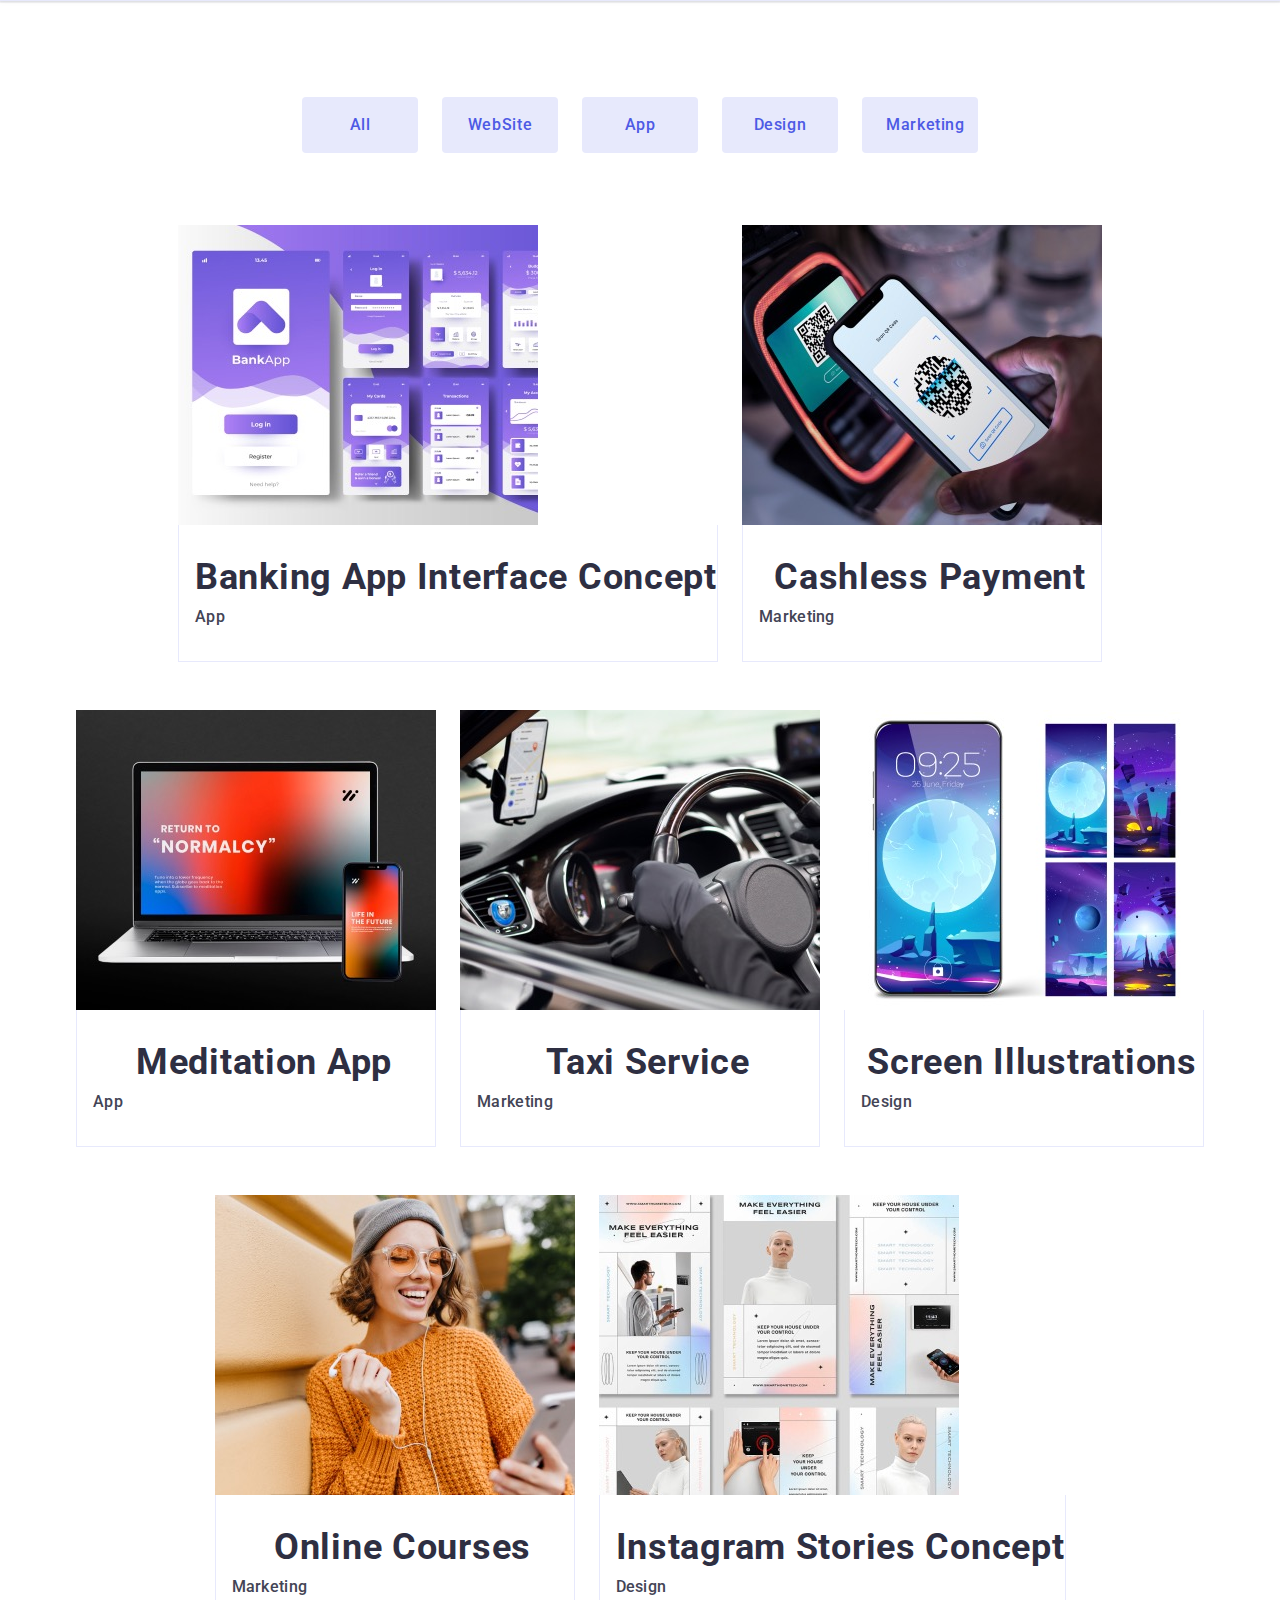
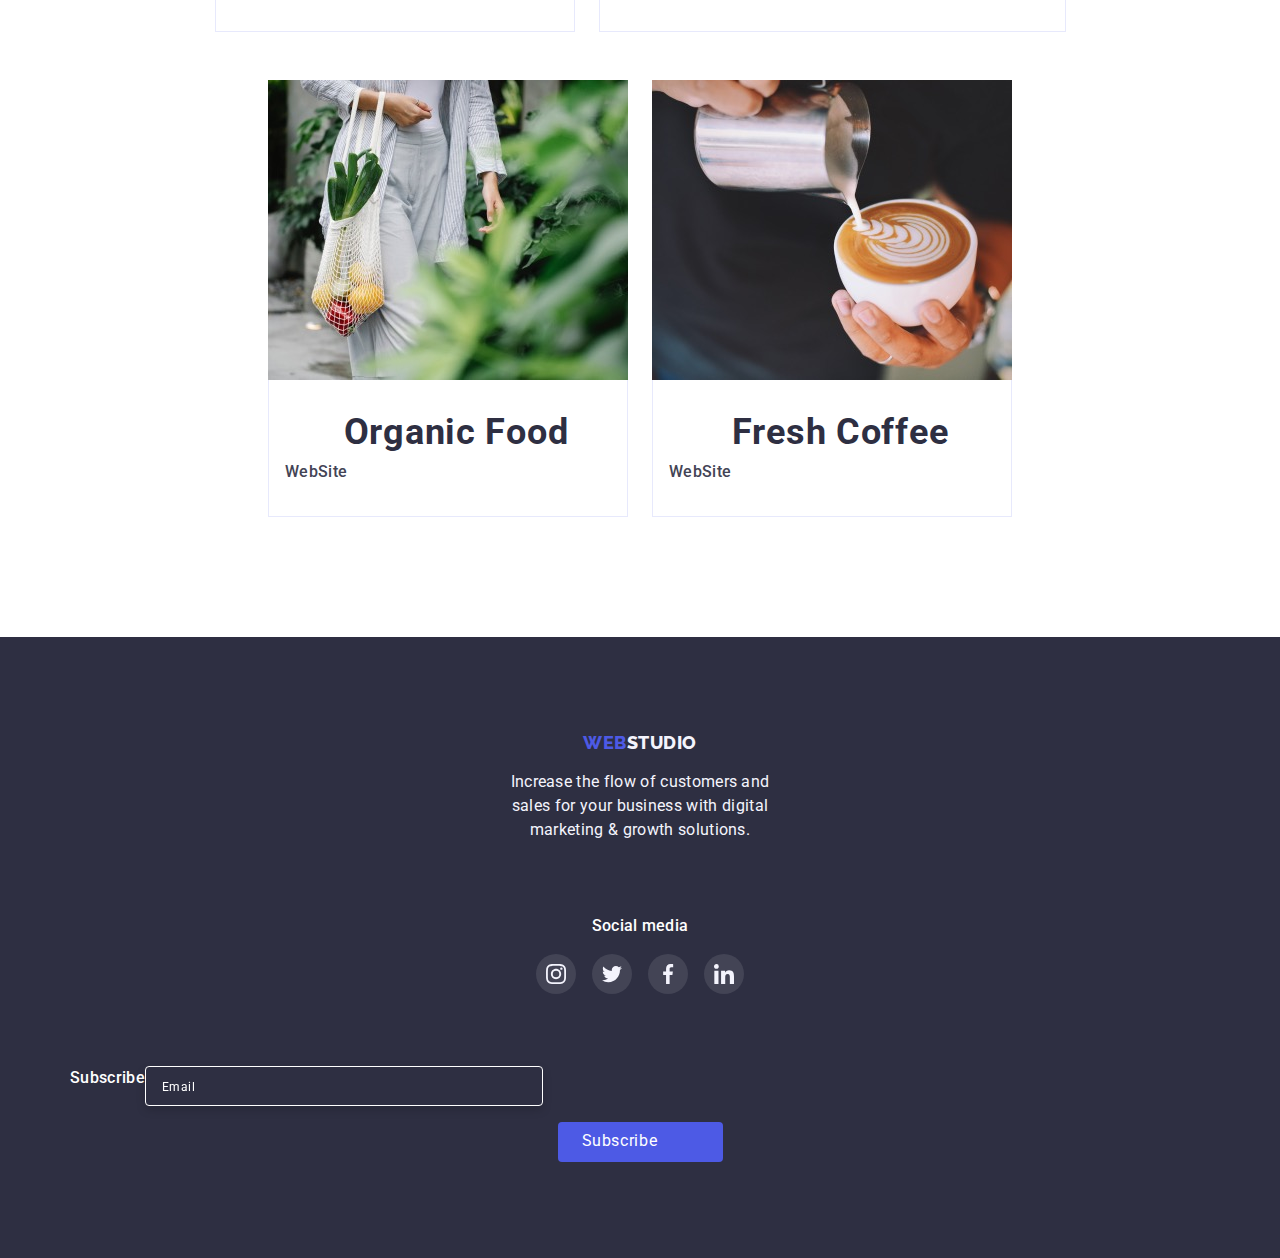
<file: portfolio.html>
<!DOCTYPE html>
<html lang="en">
  <head>
    <meta charset="UTF-8" />
    <meta http-equiv="X-UA-Compatible" content="IE=edge" />
    <meta name="viewport" content="width=device-width, initial-scale=1.0" />
    <title>Document</title>
    <link rel="preconnect" href="https://fonts.googleapis.com" />
    <link rel="preconnect" href="https://fonts.gstatic.com" crossorigin />
    <link
      href="https://fonts.googleapis.com/css2?family=Raleway:wght@800&family=Roboto:wght@400;500;700;900&display=swap"
      rel="stylesheet"
    />
    <link
      rel="stylesheet"
      href="https://cdnjs.cloudflare.com/ajax/libs/modern-normalize/1.1.0/modern-normalize.min.css"
    />
    <link rel="stylesheet" href="./css/adaptive..css" />
    <link rel="stylesheet" href="./css/styles.css" />
  </head>
  <body>
    <header class="header">
      <div class="container header-container">
        <nav class="nav-header">
          <a class="web" href="./index.html"
            >Web<span class="studio">Studio</span></a
          >
          <ul class="header-menu list">
            <li class="header-menu-item">
              <a class="header-menu-link" href="./index.html">Studio</a>
            </li>
            <li class="header-menu-item">
              <a class="header-menu-link active active2" href="./portfolio.html"
                >Portfolio</a
              >
            </li>
            <li class="header-menu-item">
              <a class="header-menu-link" href="#">Contacts</a>
            </li>
          </ul>
        </nav>

        <address class="address">
          <ul class="address-section list">
            <li class="address-item">
              <a class="address-link" href="mailto:info@devstudio.com"
                >info@devstudio.com</a
              >
            </li>
            <li class="address-item">
              <a class="address-link" href="tel:+110001111111"
                >+11 (000) 111-11-11</a
              >
            </li>
          </ul>
        </address>
      </div>
    </header>
    <main>
      <section class="portfolio-section">
        <div class="container buttons-container">
          <ul class="buttons-list">
            <li class="buttons-item">
              <button class="button-2" type="button">All</button>
            </li>
            <li class="buttons-item">
              <button class="button-2" type="button">WebSite</button>
            </li>
            <li class="buttons-item">
              <button class="button-2" type="button">App</button>
            </li>
            <li class="buttons-item">
              <button class="button-2" type="button">Design</button>
            </li>
            <li class="buttons-item">
              <button class="button-2" type="button">Marketing</button>
            </li>
          </ul>
          <ul class="line-1">
            <li class="line-1-item">
              <a href="#" class="portfolio-link">
                <div class="portfolio-img">
                  <img
                    src=".//images/img.1.jpg"
                    alt="Banking App Interface Concept"
                    width="360"
                    height="300"
                  />
                  <div class="overlay">
                    <p class="overlay-text">
                      14 Stylish and User-Friendly App Design Concepts · Task
                      Manager App · Calorie Tracker App · Exotic Fruit Ecommerce
                      App · Cloud Storage App
                    </p>
                  </div>
                </div>

                <div class="apps-container">
                  <h3 class="apps">Banking App Interface Concept</h3>
                  <p class="apps-p">App</p>
                </div>
              </a>
            </li>
            <li class="line-1-item">
              <a href="#" class="portfolio-link">
                <div class="portfolio-img">
                  <img
                    src=".//images/img.2.jpg"
                    alt="Cashless Payment"
                    width="360"
                    height="300"
                  />
                  <div class="overlay">
                    <p class="overlay-text">
                      14 Stylish and User-Friendly App Design Concepts · Task
                      Manager App · Calorie Tracker App · Exotic Fruit Ecommerce
                      App · Cloud Storage App
                    </p>
                  </div>
                </div>
                <div class="apps-container">
                  <h3 class="apps">Cashless Payment</h3>
                  <p class="apps-p">Marketing</p>
                </div>
              </a>
            </li>
            <li class="line-1-item">
              <a href="#" class="portfolio-link">
                <div class="portfolio-img">
                  <img
                    src="./images/img.3.jpg"
                    alt="Meditation App"
                    width="360"
                    height="300"
                  />
                  <div class="overlay">
                    <p class="overlay-text">
                      14 Stylish and User-Friendly App Design Concepts · Task
                      Manager App · Calorie Tracker App · Exotic Fruit Ecommerce
                      App · Cloud Storage App
                    </p>
                  </div>
                </div>
                <div class="apps-container">
                  <h3 class="apps">Meditation App</h3>
                  <p class="apps-p">App</p>
                </div>
              </a>
            </li>
            <li class="line-1-item">
              <a href="#" class="portfolio-link">
                <div class="portfolio-img">
                  <img
                    src=".//images/img.4.jpg"
                    alt="Taxi Service"
                    width="360"
                    height="300"
                  />
                  <div class="overlay">
                    <p class="overlay-text">
                      14 Stylish and User-Friendly App Design Concepts · Task
                      Manager App · Calorie Tracker App · Exotic Fruit Ecommerce
                      App · Cloud Storage App
                    </p>
                  </div>
                </div>
                <div class="apps-container">
                  <h3 class="apps">Taxi Service</h3>
                  <p class="apps-p">Marketing</p>
                </div>
              </a>
            </li>
            <li class="line-1-item">
              <a href="#" class="portfolio-link">
                <div class="portfolio-img">
                  <img
                    src=".//images/img.5.jpg"
                    alt="Screen Illustrations"
                    width="360"
                    height="300"
                  />
                  <div class="overlay">
                    <p class="overlay-text">
                      14 Stylish and User-Friendly App Design Concepts · Task
                      Manager App · Calorie Tracker App · Exotic Fruit Ecommerce
                      App · Cloud Storage App
                    </p>
                  </div>
                </div>
                <div class="apps-container">
                  <h3 class="apps">Screen Illustrations</h3>
                  <p class="apps-p">Design</p>
                </div>
              </a>
            </li>
            <li class="line-1-item">
              <a href="#" class="portfolio-link">
                <div class="portfolio-img">
                  <img
                    src=".//images/img.6.jpg"
                    alt="Online Courses"
                    width="360"
                    height="300"
                  />
                  <div class="overlay">
                    <p class="overlay-text">
                      14 Stylish and User-Friendly App Design Concepts · Task
                      Manager App · Calorie Tracker App · Exotic Fruit Ecommerce
                      App · Cloud Storage App
                    </p>
                  </div>
                </div>
                <div class="apps-container">
                  <h3 class="apps">Online Courses</h3>
                  <p class="apps-p">Marketing</p>
                </div>
              </a>
            </li>
            <li class="line-1-item">
              <a href="#" class="portfolio-link">
                <div class="portfolio-img">
                  <img
                    src=".//images/img.7.jpg"
                    alt="Instagram Stories Concept"
                    width="360"
                    height="300"
                  />
                  <div class="overlay">
                    <p class="overlay-text">
                      14 Stylish and User-Friendly App Design Concepts · Task
                      Manager App · Calorie Tracker App · Exotic Fruit Ecommerce
                      App · Cloud Storage App
                    </p>
                  </div>
                </div>
                <div class="apps-container">
                  <h3 class="apps">Instagram Stories Concept</h3>
                  <p class="apps-p">Design</p>
                </div>
              </a>
            </li>
            <li class="line-1-item">
              <a href="#" class="portfolio-link">
                <div class="portfolio-img">
                  <img
                    src=".//images/img.8.jpg"
                    alt="Organic Food"
                    width="360"
                    height="300"
                  />
                  <div class="overlay">
                    <p class="overlay-text">
                      14 Stylish and User-Friendly App Design Concepts · Task
                      Manager App · Calorie Tracker App · Exotic Fruit Ecommerce
                      App · Cloud Storage App
                    </p>
                  </div>
                </div>
                <div class="apps-container">
                  <h3 class="apps">Organic Food</h3>
                  <p class="apps-p">WebSite</p>
                </div>
              </a>
            </li>
            <li class="line-1-item">
              <a href="#" class="portfolio-link">
                <div class="portfolio-img">
                  <img
                    src=".//images/img.9.jpg"
                    alt="Fresh Coffee"
                    width="360"
                    height="300"
                  />
                  <div class="overlay">
                    <p class="overlay-text">
                      14 Stylish and User-Friendly App Design Concepts · Task
                      Manager App · Calorie Tracker App · Exotic Fruit Ecommerce
                      App · Cloud Storage App
                    </p>
                  </div>
                </div>
                <div class="apps-container">
                  <h3 class="apps">Fresh Coffee</h3>
                  <p class="apps-p">WebSite</p>
                </div>
              </a>
            </li>
          </ul>
        </div>
      </section>
    </main>
    <footer class="footer">
      <div class="container footer-container">
        <div class="footer1">
          <a class="web-2" href="./index.html"
            >Web<span class="studio-2">Studio</span></a
          >
          <p class="footer-p">
            Increase the flow of customers and sales for your business with
            digital marketing & growth solutions.
          </p>
        </div>
        <div class="footer2">
          <p class="social-text">Social media</p>
          <ul class="footer-list">
            <li class="footer-item">
              <a href="" class="footer-link">
                <svg class="social-icon" width="20" height="20">
                  <use href="./images/icons.svg#icon-instagram"></use>
                </svg>
              </a>
            </li>
            <li class="footer-item">
              <a href="" class="footer-link">
                <svg class="footer-icon" width="20" height="20">
                  <use href="./images/icons.svg#icon-twitter"></use>
                </svg>
              </a>
            </li>
            <li class="footer-item">
              <a href="" class="footer-link">
                <svg class="footer-icon" width="20" height="20">
                  <use href="./images/icons.svg#icon-facebook"></use>
                </svg>
              </a>
            </li>
            <li class="footer-item">
              <a href="" class="footer-link">
                <svg class="footer-icon" width="20" height="20">
                  <use href="./images/icons.svg#icon-linkedin"></use>
                </svg>
              </a>
            </li>
          </ul>
        </div>
        <div class="footer3">
          <form class="footer-form" name="subscribe">
            <label class="social-text display" for="sub_email">Subscribe</label>
            <input
              type="email"
              class="footer-input"
              id="sub_email"
              placeholder="Email"
            />
          </form>
          <div class="btn-form">
            <button class="footer-btn" type="submit">Subscribe</button>
            <svg class="plane-icon" width="24" height="24">
              <use href="./images/icons.svg#plane"></use>
            </svg>
          </div>
        </div>
      </div>
    </footer>
  </body>
</html>
</file>
<file: css/adaptive..css>
/*                 BREAK POINTS
phone: up to 480px 
tablet: up to 768px 
laptop: up to 1200px */

/*///////////////// PHONE///////////////////// */
@media screen and (max-width: 767px) {
.fifth-item{
    margin: 0 auto;
   }
}
@media screen and (max-width: 419px) {
    .address-mob,
    .address-email,
    .header-mob-menu-link
     {
        font-size: 25px;
    }
    .social-mob-list{
        gap: 25px;
    }
    .modal{
        width: 270px;
        padding: 45px 10px 20px 10px;
    }
    .btn{
        width: 150px;
        height: 45px;
        }
    .modal-form-text,
    .underline,
    .modal-textarea::placeholder,
    .modal-input::placeholder,
    .modal-strong
    {
        font-size: 12px;
    }
    .modal-input{
        height: 35px;
        padding: 6px 30px;
    }
    .modal-btn{
        right: 0;
        top: 0;
    }
    .modal-form-checkbox {
        margin-bottom: 20px;
}
}


/*//////////////////////// TABLET /////////////////*/
@media screen and (min-width: 768px) {
  .container {
    max-width: 768px;
  }

  .third-section-item {
    width: calc((100% - 24px)/2);
    
  }

  .third-section-list{
    flex-wrap: wrap;
    gap: 72px 24px;
    flex-direction: row;
  }
  .mission,
  .apps {
    text-align: left;
  }

  .fifth-list {
    gap: 64px 24px;
    flex-wrap: wrap;
    flex-direction: row;
    padding-left: 93px;
  }
  .customers-link {
      width: 168px;
  }

  .customers-list {
      width: 552px;
      column-gap: 24px;
      margin: 0 auto;
  }

  .footer-p {
     width: 264px;
}
.footer-container{
    flex-direction: row;
    flex-wrap: wrap;
}
.footer1 {
    text-align: left;
    margin-right: 24px;
    margin-left: 108px;
}

.footer2 {
    text-align: left;
    margin-left: 24px;
    margin: 0;
}

.footer3 {
    margin-left: 108px;
    margin-top: 72px;
    display: flex;
    text-align: left;
    flex-direction: column;
}



.footer-input {
    width: 264px;
    margin-right: 24px;
}

.plane-icon {
    right: 25px;
    bottom: 20px;
    transform: translateY(50%);
}

.second-section {
    background-image: linear-gradient(rgba(46, 47, 66, 0.7), rgba(46, 47, 66, 0.7)), url(../images/people-office.jpg);
}

.header-main {
    font-size: 56px;
    line-height: calc(60 / 56);
    width: 496px;
    margin-bottom: 36px;
}
.modal {
    width: 408px;
    padding: 72px 25px 24px 23px;
}

.nav-header,
.header-menu,
.address-section {
    display: block;
    display: flex;
}

.address{
    display: block; 
    display: flex; 
    margin-left: auto;
}
.address-section{
    display: flex;
    flex-direction: column;
    justify-content: center;
    gap: 12px;
   
}
.address-link {
    color: var(--color-slate);
    letter-spacing: 0.04em;
    font-size: 12px;
    line-height: calc(14 / 12);
    font-style: normal;
    transition: color 250ms cubic-bezier(0.4, 0, 0.2, 1);
    display: block;
}
.address-item{
    margin-left: 0; 
}
.web {
    margin-right: 120px;
}
}


/*//////////////////// LAPTOP  //////////*/
@media screen and (min-width: 1200px) {
  .container {
    max-width: 1158px;
    padding-left: 15px;
    padding-right: 15px;
  }

  .section {
    padding-top: 120px;
    padding-bottom: 120px;
}

.third-section-item {
    width: 264px;
}

.third-section-list{
    flex-wrap: nowrap;
}

.mission,
.apps {
    font-weight: 500;
    font-size: 20px;
    line-height: calc(24 / 20);
}

.mission-p,
.apps-p {
    font-weight: 400;
}

.svg-box {
    display: block;
    background-color: var(--color-cloud);
    border-radius: 4px;
    height: 112px;
    display: flex;
    justify-content: center;
    align-items: center;
}
.container-fourth {
    display: block;
    display: flex;
    flex-direction: column;
}
.fourth-section {
    padding-top: 0px;
}

.fourth-list {
    display: flex;
    padding-left: 0px;
    gap: 24px;
}
.fifth-list {
    display: flex;
    padding-left: 0px;
    gap: 24px;
}
.customers-list {
    width: 100%;
}

.footer-container {
    padding-top: 100px;
    padding-bottom: 100px;
    flex-wrap: nowrap;
}
.footer1{
    margin: 0;
}
.footer2 {
    margin-left: 120px;
    margin-right: 80px;
}
 .footer3 {
    margin: 0;
 }
.footer-form{
    display: flex;
}
.plane-icon {
    right: 24px;
    bottom: 45%;
    transform: translateY(50%);
}

.second-section {
    padding-top: 188px;
    padding-bottom: 188px;
    background-image: linear-gradient(rgba(46, 47, 66, 0.7), rgba(46, 47, 66, 0.7)), url(../images/people-office.jpg);
}

.header-menu-item:not(:last-child) {
    margin-right: 30px;
}

.active::after {
    content: '';
    background-color: var(--color-ocean);
    display: block;
    width: 48px;
    height: 4px;
    border-radius: 2px;
    bottom: -1px;
    position: absolute;
}

.active2::after {
    width: 66px;
    position: absolute;
    bottom: -1px;
}

.web {
    font-family: 'Raleway';
    font-weight: 800;
    font-size: 18px;
    line-height: calc (21 / 18);
    letter-spacing: 0.03em;
    text-transform: uppercase;
    color: var(--color-iris);
    margin-right: 76px;
    padding-top: 24px;
    padding-bottom: 24px;
}

.studio {
    font-family: 'Raleway';
    font-weight: 800;
    font-size: 18px;
    line-height: calc (21 / 18);
    letter-spacing: 0.03em;
    text-transform: uppercase;
    color: var(--color-navy-blue);
}


.header-menu-link {
    color: var(--color-navy-blue);
    font-weight: 500;
    letter-spacing: 0.02em;
    line-height: calc(24 / 16);
    transition: color 250ms cubic-bezier(0.4, 0, 0.2, 1);
    padding-top: 24px;
    padding-bottom: 24px;
    display: block;
}

.active {
    color: var(--color-ocean);
    position: relative;
}

.header-menu-link:hover,
.header-menu-link:focus {
    color: var(--color-ocean);
}

/* .address-item:not(:first-child) {
    margin-left: 40px;
} */
.address-section{
    flex-direction: row-reverse;
    gap: 40px;
}

.address-link {
    color: var(--color-slate);
    letter-spacing: 0.02em;
    font-size: 16px;
    line-height: calc(24 / 16);
    font-style: normal;
    transition: color 250ms cubic-bezier(0.4, 0, 0.2, 1);
    padding-top: 24px;
    padding-bottom: 24px;
    display: block;
}

.address-link:hover,
.address-link:focus {
    color: var(--color-ocean);
}
.modal {
    padding: 24px;
    padding-top: 72px;
}
}


/* ///////////////////////PICTURES TABLET////////////////////*/
@media screen and (min-width: 481px) {
.second-section {
    background-image: linear-gradient(rgba(46, 47, 66, 0.7), rgba(46, 47, 66, 0.7)), url(../images/2x_convert/Dark-bg_tab.webp);
}
@media (min-device-pixel-ratio: 2), (min-resolution: 192dpi), (min-resolution: 2dppx) {
.second-section {
        background-image: linear-gradient(rgba(46, 47, 66, 0.7), rgba(46, 47, 66, 0.7)), url(../images/2x_convert/Dark-bg_tab@2x.webp);
  }
}
}

/* ///////////////////////PICTURES DESKTOP/////////////////////*/
@media screen and (min-width: 769px) {
    .second-section {
        background-image: linear-gradient(rgba(46, 47, 66, 0.7), rgba(46, 47, 66, 0.7)), url(../images/2x_convert/people-office\ 1_desk.webp);
    }
@media (min-device-pixel-ratio: 2),
    (min-resolution: 192dpi),
    (min-resolution: 2dppx) {
    .second-section {
        background-image: linear-gradient(rgba(46, 47, 66, 0.7), rgba(46, 47, 66, 0.7)), url(../images/2x_convert/people-office\ 1_desk@2x.webp);
    }
    }
}
</file>
<file: css/styles.css>
:root {
        --color-iris: #4d5ae5;
        --color-ocean: #404bbf;
        --color-navy-blue: #2e2f42;
        --color-green: #31d0aa;
        --color-slate: #434455;
        --color-light-slate: #8e8f99;
        --color-cornflower: #e7e9fc;
        --color-cloud: #f4f4fd;
        --color-navy-blue-modal: #2e2f42;
        --color-grey: #2e2f42;
        --color-white: #ffffff;
        --color-dairy: #fcfcfc;
}

body {
    background-color: var(--color-white);
    font-family: 'Roboto', sans-serif;
    color: var(--color-slate);
}
h1,h2,h3,h4,h5,h6,p,ul {
margin-top: 0px;
margin-bottom: 0px;

}

img {
    display: block;
    max-width: 100%;
    height: auto;
}
li {
    list-style: none;
}

a {
    text-decoration: none;
}
.visually-hidden {
    position: absolute;
    width: 1px;
    height: 1px;
    margin: -1px;
    border: 0;
    padding: 0;

    white-space: nowrap;
    clip-path: inset(100%);
    clip: rect(0 0 0 0);
    overflow: hidden;
}
/* Header section */

.header{
    border-bottom: 1px solid var(--color-cornflower);
    box-shadow: 0px 2px 1px rgba(46, 47, 66, 0.08), 0px 1px 1px rgba(46, 47, 66, 0.16), 0px 1px 6px rgba(46, 47, 66, 0.08);
}
.container {
    max-width: 426px;
    margin: 0 auto;
    padding-left: 16px;
    padding-right: 16px;
    outline-offset: -2px;
}
/*/////////////// BURGER MENU /////////////// */

.burger-menu {
    display: flex;
    align-items: center;
}
.menu-toggle{
    background-color: transparent;
    border: none;
}

.container {
    min-width: 320px;
    max-width: 1170px;
    padding-left: 15px;
    padding-right: 15px;
    margin-left: auto;
    margin-right: auto;
}

.menu-toggle {
    min-height: 40px;
    min-width: 40px;
    display: flex;
    align-items: center;
    justify-content: center;

    margin: 0;
    padding: 0;
    background-color: transparent;
    cursor: pointer;
    border: none;
    border-radius: 50%;
    outline: none;
}

@media (min-width: 768px) {
    .menu-toggle {
        display: none;
    }
}

.menu-toggle:hover,
.menu-toggle:focus {
    background-color: rgba(0, 0, 0, 0.1);
}

.menu-container {
    position: fixed;
    top: 0;
    left: 0;
    width: 100vw;
    height: 100vh;
    background-color: var(--color-white);
    z-index: 999;
    padding: 80px 35px 40px 40px;

    transform: translateX(100%);
    transition: transform 250ms ease-in-out;
}
.menu-box{
    display: flex;
    flex-direction: column;
    justify-content: space-between;
}

.menu-container.is-open {
    transform: translateX(0);
}

.menu-container .menu-toggle {
    position: absolute;
    top: 16px;
    right: 16px;
    color: #fff;
}
.header-mob-menu{
    padding-left: 0;
    /* margin-bottom: 204px; */
}
.header-mob-menu-link{
    font-weight: 700;
    font-size: 36px;
    line-height: calc(40/36);
    letter-spacing: 0.02em;
    color: var(--color-navy-blue);
}
.header-mob-menu-item:not(:last-child){
    margin-bottom: 40px;
}

.address-mob-item{
    margin-bottom: 40px;
    font-style: normal;
}
.address-mob{
    font-weight: 700;
    font-size: 35px;
    line-height: calc(40/36);
    letter-spacing: 0.02em;
    color: var(--color-iris);
    
}
.address-email{
    font-weight: 500;
    font-size: 20px;
    line-height: calc(24/20);
    letter-spacing: 0.02em;
    color: var(--color-slate);
}

.social-mob-menu{
    /* display: flex; */
}
.social-mob-list{
    display: flex;
    gap: 56px;
    padding-left: 0;
    margin: 0 auto;
    justify-content: center;
}

/* /////////////////////////////////////////// */
 .section {
     padding-top: 96px;
     padding-bottom: 96px;
 }
.header-container {
    display: flex;
    justify-content: space-between;
}
.list {
    padding: 0px;
    margin: 0px;
}
.nav-header, 
.header-menu,
.address-section{
    display: none;
}
.address{
    display: none;
}

.header-menu-item:not(:last-child) {
    margin-right: 30px;
}
/* .active::after {
    content: '';
    background-color: var(--color-ocean);
    display: block;
    width: 48px;
    height: 4px;
    border-radius: 2px;
    bottom: -1px;
    position: absolute;
} */
.active2::after {
    width: 66px;
    position: absolute;
    bottom: -1px;
}
.web {
    font-family: 'Raleway';
    font-weight: 800;
    font-size: 18px;
    line-height: calc (21 / 18);
    letter-spacing: 0.03em;
    text-transform: uppercase;
    color: var(--color-iris);
    padding-top: 24px;
    padding-bottom: 24px;
}

.studio {
    font-family: 'Raleway';
    font-weight: 800;
    font-size: 18px;
    line-height: calc (21 / 18);
    letter-spacing: 0.03em;
    text-transform: uppercase;
    color: var(--color-navy-blue);
}


.header-menu-link {
    color: var(--color-navy-blue);
    font-weight: 500;
    letter-spacing: 0.02em;
    line-height: calc(24 / 16);
    transition: color 250ms cubic-bezier(0.4, 0, 0.2, 1);
    padding-top: 24px;
    padding-bottom: 24px;
    display: block;
}
.active {
    color: var(--color-ocean);
    position: relative;
}
.header-menu-link:hover,
.header-menu-link:focus {
        color: var(--color-ocean);
}
/* .address-item:not(:first-child) {
    margin-left: 40px;
} */
.address-link {
    color: var(--color-slate);
    letter-spacing: 0.02em;
    line-height: calc(24 / 16);
    font-style:normal ;
    transition: color 250ms cubic-bezier(0.4, 0, 0.2, 1);
   
    display: block;
}

.address-link:hover,
.address-link:focus {
color: var(--color-ocean);
}


/* MAIN SECTION  */

.second-section {
    background-color: var(--color-navy-blue);
    padding-top: 112px;
    padding-bottom: 112px;
    background-repeat: no-repeat;
    background-size: cover;
    max-width: 1440px;
    margin: 0 auto;
    background-position: center;    
    background-image: linear-gradient(rgba(46, 47, 66, 0.7),rgba(46, 47, 66, 0.7)), url(../images/2x_convert/Dark-bg_mob.webp);

}
@media (min-device-pixel-ratio: 2), (min-resolution: 192dpi), (min-resolution: 2dppx) {
.second-section {
        background-image: linear-gradient(rgba(46, 47, 66, 0.7), rgba(46, 47, 66, 0.7)), url(../images/2x_convert/Dark-bg_mob@2x.webp);
  }
}
.second-container {
    display: flex;
    align-items: center;
    flex-direction: column;
}
.header-main {
    font-size: 36px;
    line-height: calc(40 / 36);
    letter-spacing: 0.02em;
    color: var(--color-white);
    text-align: center;
    width: 320px;
    margin-bottom: 72px;
}
.button {
    font-weight: 500;
    font-family: 'Roboto';
    background-color: var(--color-iris);
    cursor: pointer;
    letter-spacing: 0.04em;
    color: var(--color-white);
    width: 169px;
    height: 56px;
    line-height: calc(24 / 16);
    border: none;
    border-radius: 4px;
    transition: background-color 250ms cubic-bezier(0.4, 0, 0.2, 1), color 250ms cubic-bezier(0.4, 0, 0.2, 1);
}
.button:hover,
.button:focus {
    background-color: var(--color-ocean);
    color: var(--color-white);
}

/* SECTION 3 */

.third-section {
    display: flex;
    justify-content: center;
}
.third-section-list {
    display: flex;
    flex-direction: column;
    padding-left: 0px;
    justify-content: start;
    gap: 72px;
    
}
.third-section-item {
    max-width: 396px;
}

.svg-box {
    display: none;
}

/* SECTION FOURTH */

.container-fourth {
    display: none
}
.fourth-section{
    padding-top: 0;
    padding-bottom: 0;
}


/* SECTION FIFTH */

.section-fifth {
    background-color: var(--color-cloud)
}

.fifth-list {
    display: flex;
    padding-left: 0px;
    gap: 72px;
    flex-direction: column;
}

.fifth-item {
    text-align: center;
    background: white;
    box-shadow: 0px 1px 6px rgba(46, 47, 66, 0.08), 0px 1px 1px rgba(46, 47, 66, 0.16), 0px 2px 1px rgba(46, 47, 66, 0.08);
    border-radius: 0px 0px 4px 4px;
}
.header2 {
    font-size: 36px;
    line-height: calc(40 / 36);
    text-align: center;
    letter-spacing: 0.02em;
    text-transform: capitalize;
    color: var(--color-navy-blue);
    margin-bottom: 72px;
}
.container-for-names {
    padding: 32px 16px;
}
.names {
    font-weight: 500;
    font-size: 20px;
    line-height: calc(24/20);
    letter-spacing: 0.02em;
    color: var(--color-navy-blue);
    margin-bottom: 8px;
}

.names-p {
    font-weight: 400;
    letter-spacing: 0.02em;
    color: var(--color-slate);
    line-height: calc(24 / 16);
}

/* FOOTER */


footer {
    background-color: var(--color-navy-blue);
}
.footer-container {
    padding-top: 96px;
    padding-bottom: 96px;
    display: flex;
    flex-direction: column;
    
}
.web-2 {
    font-family: 'Raleway';
    font-weight: 800;
    font-size: 18px;
    line-height: calc (21 / 18);
    letter-spacing: 0.03em;
    text-transform: uppercase;
    color: var(--color-iris);
}
.footer-p {
        letter-spacing: 0.02em;
        color: var(--color-cloud);
        line-height: calc(24 / 16);
        margin-top: 16px;
        width: 268px;
}

.studio-2 {
    font-family: 'Raleway';
    font-weight: 800;
    font-size: 18px;
    color: var(--color-cloud);
}

/* PORTFOLIO */

.portfolio-section{
    padding-top: 96px;
    padding-bottom: 120px;
}

.buttons-list {
    display: flex;
    justify-content: center;
    gap: 24px;
    margin-bottom: 72px; 
    padding-left: 0px;
}

.buttons-item {
    display: flex;
}
.line-1 {
    display: flex;
    flex-wrap: wrap;
    padding-left: 0px;
    justify-content: center;
    gap: 48px 24px;
}
.portfolio-link {
    display: block;
    outline: transparent;
    transition: box-shadow 250ms cubic-bezier(0.4, 0, 0.2, 1);
}
.portfolio-link:hover,
.portfolio-link:focus{
    box-shadow: 0px 1px 6px rgba(46, 47, 66, 0.08), 0px 1px 1px rgba(46, 47, 66, 0.16), 0px 2px 1px rgba(46, 47, 66, 0.08);
}

.portfolio-img{
    position: relative;
    overflow: hidden;
}
.apps-container {
    padding-left: 16px;
    padding-top: 32px;
    padding-bottom: 32px;
    border: 1px solid var(--color-cornflower);
    border-top: none;
}
.button-2 { 
    font-weight: 500;
    font-family: 'Roboto';
    cursor: pointer;
    letter-spacing: 0.04em;
    color: var(--color-iris);
    width: 169px;
    height: 56px;
    line-height: calc(24 / 16);
    background-color: var(--color-cornflower);
    width: 116px;
    border-radius: 4px;
    padding: 12px 24px;
    border: none;
    transition: background-color 250ms cubic-bezier(0.4, 0, 0.2, 1), color 250ms cubic-bezier(0.4, 0, 0.2, 1),
    box-shadow 250ms cubic-bezier(0.4, 0, 0.2, 1);
}

.button-2:hover,
.button-2:focus {
    background-color: var(--color-ocean);
    color: var(--color-white);
    box-shadow: 0px 3px 1px rgba(0, 0, 0, 0.1), 0px 2px 1px rgba(0, 0, 0, 0.08), 0px 2px 2px rgba(0, 0, 0, 0.12);
}
.mission,
.apps {
    font-weight: 700;
    font-size: 36px;
    line-height: calc(40 / 36);
    letter-spacing: 0.02em;
    color: var(--color-navy-blue);
    margin-bottom: 8px;
    text-align: center;
}

.mission-p,
.apps-p {
    font-weight: 500;
    font-size: 16px;
    line-height: calc(24 / 16);
    letter-spacing: 0.02em;
    color: var(--color-slate);
}

/* OVERLAY TEXT */

.overlay {
    background-color: var(--color-iris);
    padding: 40px 32px;
    width: 100%;
    height: 100%;
    position: absolute;
    top: 0;
    left: 0;
    transform: translateY(100%);
    transition: transform 250ms cubic-bezier(0.4, 0, 0.2, 1);
}

.overlay-text {
    letter-spacing: 0.02em;
    color: var(--color-cloud);
    width: 296px; 
}
.portfolio-link:hover .overlay,
.portfolio-link:focus .overlay {
    transform: translateY(0);
}
/* SOCIAL ICONS */

.social-list {
    display: flex;
    justify-content: center;
    gap: 24px;
    padding-left: 0px;
    margin-top: 8px;
}
.social-link {
    width: 40px;
    height: 40px;
    background-color: var(--color-iris);
    border-radius: 50%;
    display: flex;
    align-items: center;
    justify-content: center;
    transition: background-color 250ms cubic-bezier(0.4, 0, 0.2, 1);
}
.social-link:hover,
.social-link:focus{
    background-color: var(--color-ocean);
}
.footer-list{
    display: flex;
    gap: 16px;
    padding-left: 0px;
}
.footer-link{
    width: 40px;
    height: 40px;
    border-radius: 50%;
    display: flex;
    align-items: center;
    justify-content: center;
    background-color: var(--color-slate);
    transition: background-color 250ms cubic-bezier(0.4, 0, 0.2, 1);
}
.footer-link:hover,
.footer-link:focus{
    background-color: #31d0aa;
}
.social-text{
    letter-spacing: 0.02em;
    color: #FFFFFF;
    line-height: calc(24/16);
    font-weight: 500;
    margin-bottom: 16px;
}
.footer1{
    margin: 0 auto;
    text-align: center;
}
.footer2{
    margin: 0 auto;
    text-align: center;
    margin-bottom: 72px;
    margin-top: 72px;
}
.mission-link{
    display: flex;
    width: 264px;
    height: 112px;
    background: var(--color-cloud);
    border-radius: 4px;
    justify-content: center;
    align-items: center;
    margin-bottom: 8px;
}
.customers-link {
    display: flex;
    justify-content: center;
    align-items:center ;
    border: 1px solid var(--color-light-slate);
    width: 187px;
    height: 88px;
    border-radius: 4px; 
    outline: transparent;
    transition: border 250ms cubic-bezier(0.4, 0, 0.2, 1);
}
.customers-list {
    display: flex;
    padding-left: 0px;
    column-gap: 16px;
    row-gap: 72px;
    flex-wrap: wrap;
    justify-content: center;
}

.customers-icon{
    fill: var(--color-light-slate);
    transition: fill 250ms cubic-bezier(0.4, 0, 0.2, 1);
}
.customers-link:hover .customers-icon,
.customers-link:focus .customers-icon{
    fill: var(--color-ocean);
    
}
.customers-link:hover,
.customers-link:focus{
    border: 1px solid var(--color-ocean);
}

/* MODAL WINDOW */
.backdrop {
    position: fixed;
    top: 0;
    width: 100%;
    height: 100%;
    background-color:rgba(46, 47, 66, 0.4);
    transition: opacity 250ms cubic-bezier(0.4, 0, 0.2, 1), visibility 250ms cubic-bezier(0.4, 0, 0.2, 1);
}
.backdrop.is-hidden {
    opacity: 0;
    visibility: hidden;
    pointer-events: none;
}
.backdrop.is-hidden .modal{
    opacity: 0;
    transform: translateX(-50%) translateY(-50%) scale(0.3);
}
.modal {
    position: absolute;
    top: 50%;
    left: 50%;
    transform: translateX(-50%) translateY(-50%);
    width: 392px;
    padding:72px 16px 24px 16px;
    background-color: var(--color-dairy);
    border-radius: 4px;
    box-shadow: 0px 1px 1px rgba(0, 0, 0, 0.14), 0px 1px 3px rgba(0, 0, 0, 0.12), 0px 2px 1px rgba(0, 0, 0, 0.2);
    transition: opacity 250ms cubic-bezier(0.4, 0, 0.2, 1), transform 250ms cubic-bezier(0.4, 0, 0.2, 1);
}
    .modal-btn {
        display: flex;
        justify-content: center;
        align-items: center;
        background-color: var(--color-cornflower);
        padding: 8px;
        width: 24px;
        height: 24px;
        border-radius:50%;
        border: none;
        position: absolute;
        right: 24px;
        top: 24px;
        transform: translateX(-50%) translateY(50%); 
        cursor: pointer;
        transition: background-color 250ms cubic-bezier(0.4, 0, 0.2, 1), fill cubic-bezier(0.4, 0, 0.2, 1);
    }
    .modal-btn:focus,
    .modal-btn:hover{
        background-color: var(--color-iris);
        fill: var(--color-white);
    }
   .modal-form {
    margin-top: 16px;
   }
   .modal-strong{
    display: flex;
    justify-content: center;
   }

    .modal-label{
        font-size: 12px;
        line-height: calc(14/12);
        letter-spacing: 0.04em;
        color: var(--color-light-slate);
        display: block;
        margin-bottom: 6px;
    }

    .icons{
        position: relative;
        margin-bottom: 8px;
    }

    .modal-input{
        width: 100%;
        border: 1px solid rgba(46, 47, 66, 0.4);
        border-radius: 4px;  
        height: 40px;
        outline: 1px solid transparent;
        outline-offset: -1px;
        transition: border 250ms cubic-bezier(0.4, 0, 0.2, 1);
        padding: 6px 36px; 
        letter-spacing: 0.04em;
}
    .modal-input:focus,
    .modal-textarea:focus{
        border: 1px solid var(--color-iris);
    }
    .modal-input:focus + .user-icon{
            fill: var(--color-iris);
    }

    .user-icon{
        position: absolute;
        top: 50%;
        left: 10px;
        transform: translateY(-50%);
        transition: fill 250ms cubic-bezier(0.4, 0, 0.2, 1);
    }
    .modal-textarea{
        display: block;
        resize: none;
        width: 100%;
        height: 120px;
        letter-spacing: 0.04em;
        border: 1px solid rgba(46, 47, 66, 0.4);
        border-radius: 4px;
        outline: 1px solid transparent;
        outline-offset: -1px;
        transition: border 250ms cubic-bezier(0.4, 0, 0.2, 1);
        padding: 8px 16px;
        font-size: 12px;
        line-height: calc(14/12);
        margin-bottom: 16px;
    }
    .modal-textarea::placeholder{
        color: rgba(46, 47, 66, 0.4);
    }
    .modal-input::placeholder{
        color: rgba(46, 47, 66, 0.4);
    }
    .underline{
        text-decoration: underline;
        font-size: 12px;
            line-height: calc(16/12);
            letter-spacing: 0.04em;
            text-decoration-line: underline;
            color: var(--color-iris);
    }
    .modal-form-checkbox{
        display: flex;
        margin-bottom: 24px;
        gap: 0;
        
    }
    .modal-form-text{
        font-size: 12px;
        line-height: calc(14/12);
        letter-spacing: 0.04em;
        color: var(--color-light-slate);
        user-select: none;
    }
    .btn{
        display: block;
        margin: 0 auto;
    }

    .checked{
        opacity: 0 ;
        transition: opacity 250ms cubic-bezier(0.4, 0, 0.2, 1) ;
    }
    .checkbox-input:checked + .checkbox-icon > .checked{
        opacity: 1;
    }

    .unchecked {
        opacity: 1;
        transition: opacity 250ms cubic-bezier(0.4, 0, 0.2, 1);
    }
    .checkbox-input:checked+.checkbox-icon>.unchecked {
        opacity: 0;
        
    }
    .checkbox-input{
        align-items: center;
    }
    .checkbox-icon{
        cursor: pointer;
    }

    /* ///////////////////////////////////////////////////////// */
    .footer3{
        text-align: center;
    }
    .footer-btn{
        width: 165px;
        height: 40px;
        background-color: var(--color-iris);
        border-radius: 4px;
        color: white;
        padding: 8px 24px;
        font-size: 16px;
        letter-spacing: 0.04em;
        cursor: pointer;
        border: none;
        text-align: left;
        transition: background-color 250ms cubic-bezier(0.4, 0, 0.2, 1),
         250ms cubic-bezier(0.4, 0, 0.2, 1);
         position: relative;
    }
    .footer-btn:hover,
    .footer-btn:focus {
        background-color: var(--color-ocean);
    }
    .display{
        display: block;
    }
   
    .footer-input{
        width: 100%;
        max-width: 398px;
        height: 40px;
        border: 1px solid #FFFFFF;
        filter: drop-shadow(0px 4px 4px rgba(0, 0, 0, 0.15));
        border-radius: 4px;
        outline: transparent;
        background-color: var(--color-navy-blue);
        padding: 8px 16px;
        margin-bottom: 16px;
    }
    .footer-input::placeholder{
        font-weight: 400;
        font-size: 12px;
        line-height: calc(24/12);
        letter-spacing: 0.04em;
            color: #FFFFFF;
            text-align: c
            ;
    }
    .footer-input:focus{
        border: 1px solid var(--color-iris);
    }
    .plane-icon{
        position: absolute;
        right: 25px;
        bottom: 9px;
    }
</file>
